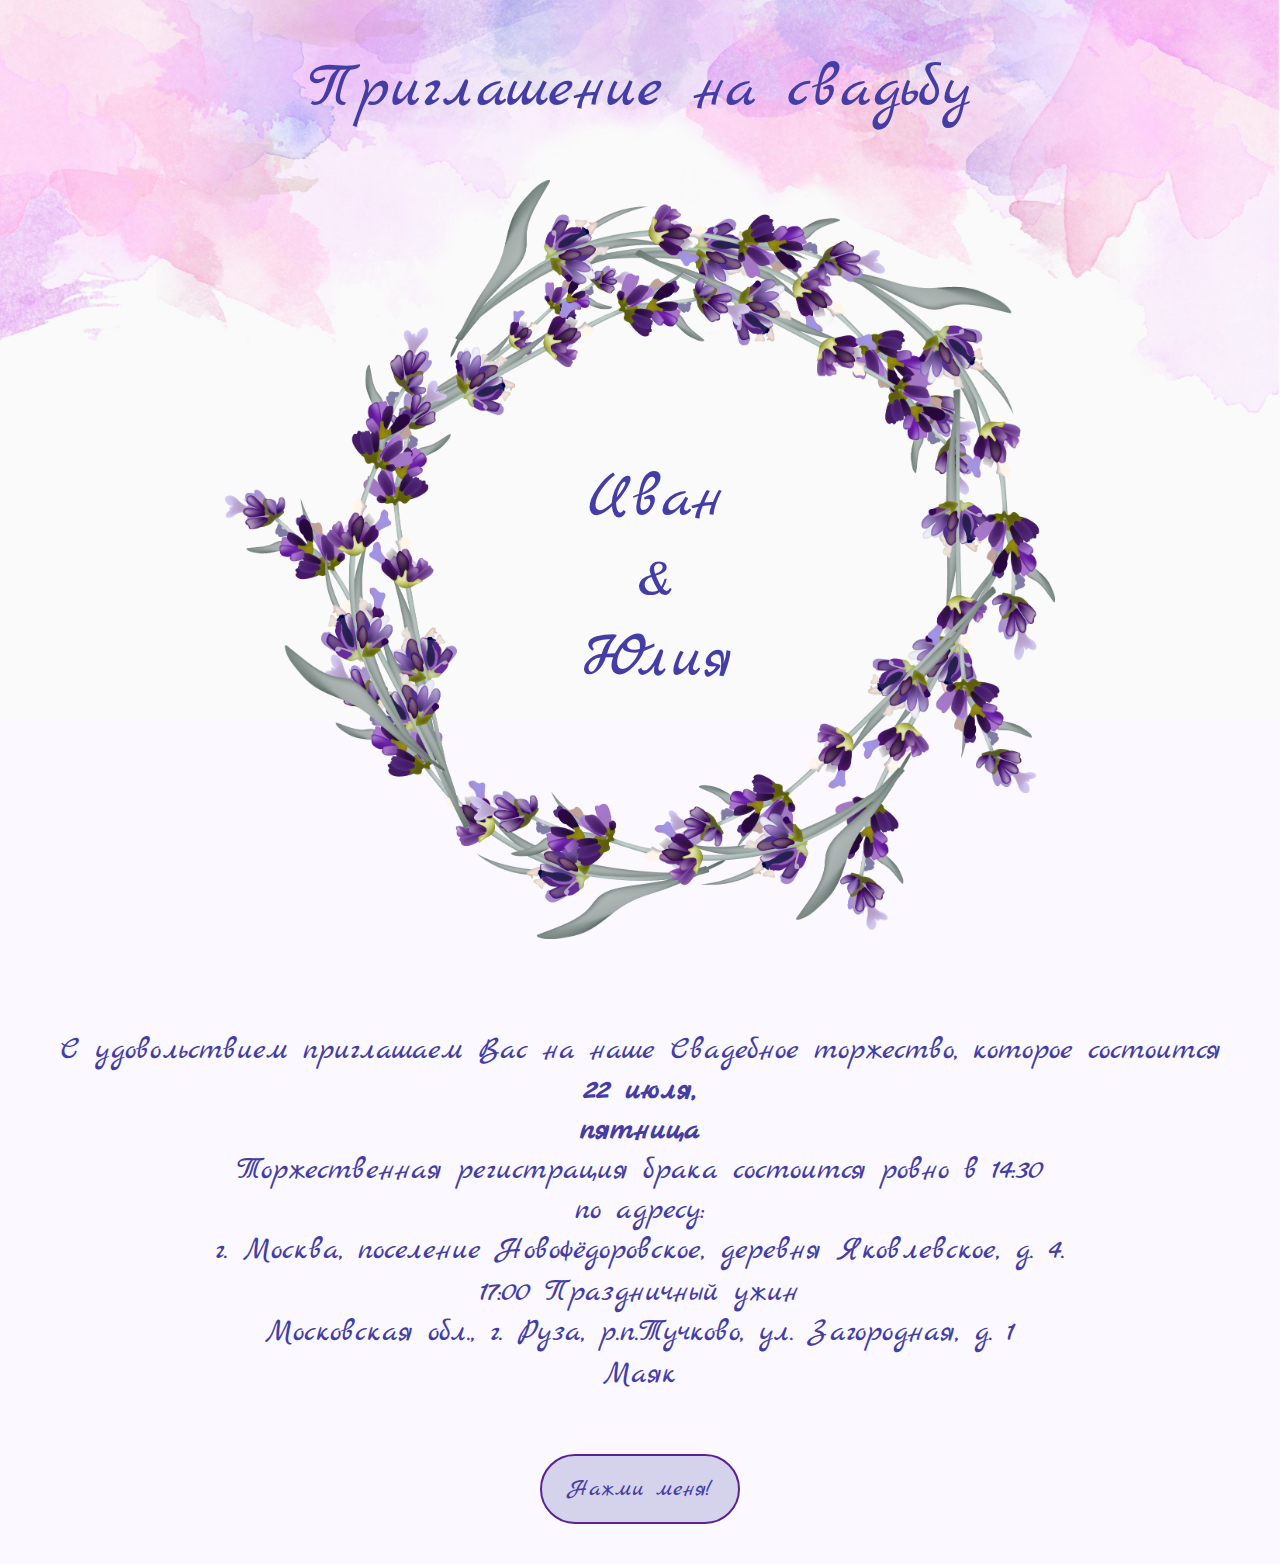
<file: index.html>
<!DOCTYPE html>
<html lang="ru">
<head>

<!-- Yandex.Metrika counter -->
<script type="text/javascript" >
   (function(m,e,t,r,i,k,a){m[i]=m[i]||function(){(m[i].a=m[i].a||[]).push(arguments)};
   m[i].l=1*new Date();k=e.createElement(t),a=e.getElementsByTagName(t)[0],k.async=1,k.src=r,a.parentNode.insertBefore(k,a)})
   (window, document, "script", "https://mc.yandex.ru/metrika/tag.js", "ym");

   ym(89261183, "init", {
        clickmap:true,
        trackLinks:true,
        accurateTrackBounce:true
   });
</script>
<noscript><div><img src="https://mc.yandex.ru/watch/89261183" style="position:absolute; left:-9999px;" alt="" /></div></noscript>
<!-- /Yandex.Metrika counter -->

    <meta charset="UTF-8">
    <meta http-equiv="X-UA-Compatible" content="IE=edge">
    <meta name="viewport" content="width=device-width, initial-scale=1.0">

    <link rel="stylesheet" href="style.css">
    <title>Dorofeevi_22_07_22</title>
</head>
<body>
    <div id = "conteiner">
    <div>
        <h1 class="zagolovok">Приглашение на свадьбу</h1>
    </div>
    <div class="imeg_one">
        <h1 class = "name">Иван</h1>
        <h1 class = "name">&</h1>
        <h1 class = "name">Юлия</h1>
    </div>

        <p>С удовольствием приглашаем Вас на наше Свадебное торжество, которое состоится</p>
        <h2>22 июля,</h2>
        <h2>пятница</h2> 
        <p>Торжественная регистрация брака состоится ровно в 14:30</p>
        <p>по адресу:</p>
        <a href="https://yandex.ru/maps/-/CCUJNHbBxB" target="_blank"><p>г. Москва, поселение Новофёдоровское, деревня Яковлевское, д. 4.</p></a>
        <p>17:00 Праздничный ужин </p>
        <a href="https://yandex.ru/maps/-/CCUJNHvZ3D" target="_blank"><p>Московская обл., г. Руза, р.п.Тучково, ул. Загородная, д. 1</p></a>
        <p>Маяк</p>
    </div>
</div>
<input onclick="openBlock();" value="Нажми меня!" type="button">
<div id = "block">
    <h2>Info</h2>
    <ul>
        <li><p>Цвет платьев - лaвандовый</p></li>
        <li><p>Ресторан находится возле реки, дорога к нему идет по лестницам,<br> обувайтесь так, что бы было удобно идти</p></li>
    </ul>
</div>

</body>
<script src="main.js"></script>
</html>
</file>
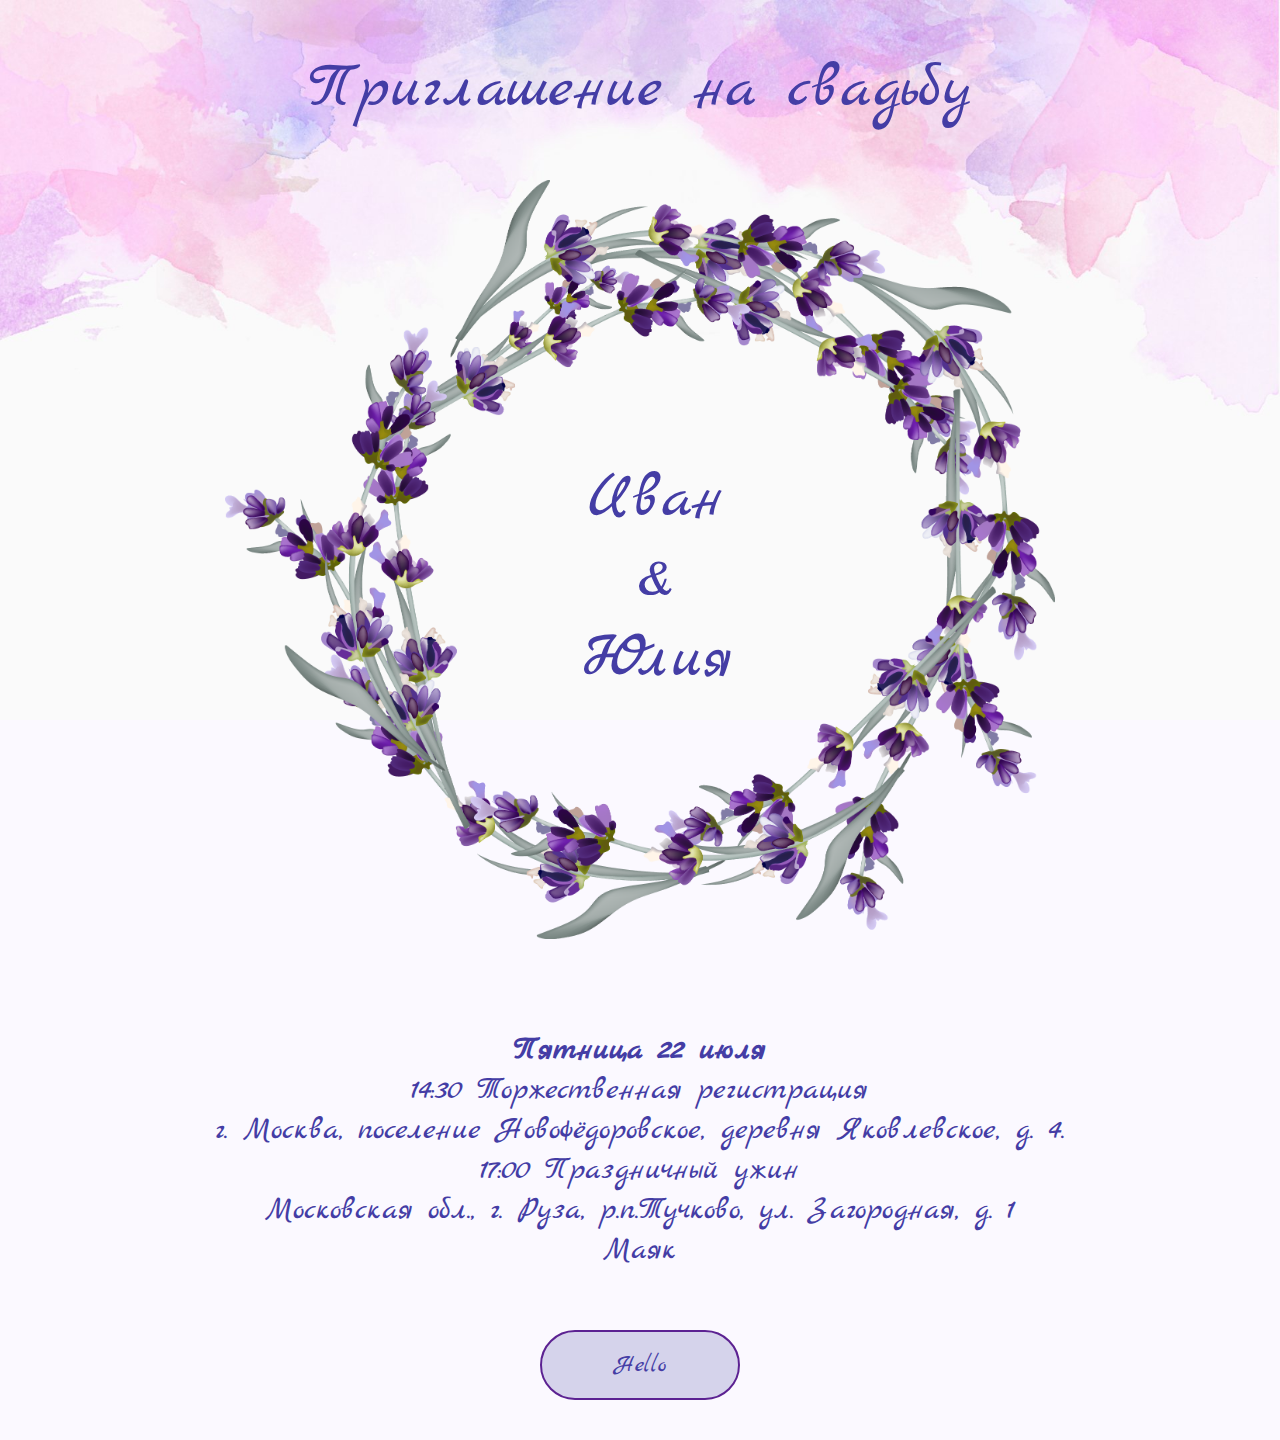
<file: main.html>
<!DOCTYPE html>
<html lang="ru">
<head>
    <meta charset="UTF-8">
    <meta http-equiv="X-UA-Compatible" content="IE=edge">
    <meta name="viewport" content="width=device-width, initial-scale=1.0">

    <link rel="stylesheet" href="style.css">
    <title>Dorofeevi_22_07_22</title>
</head>
<body>
    <div>
        <h1 class="zagolovok">Приглашение на свадьбу</h1>
    </div>
    <div class="imeg_one">
        <h1>Иван</h1>
        <h1>&</h1>
        <h1>Юлия</h1>
    </div>
    <div>
        <h2>Пятница 22 июля </h2>
        <p>14:30 Торжественная регистрация</p>
        <p>г. Москва, поселение Новофёдоровское, деревня Яковлевское, д. 4.</p>
        <p>17:00 Праздничный ужин </p>
        <p>Московская обл., г. Руза, р.п.Тучково, ул. Загородная, д. 1</p>
        <p>Маяк</p>
    </div>
<input onclick="openBlock();" value="Hello" type="button">
<div id = "block">
    <h2>Info</h2>
    <p> Цвет платьев ловандовый</p>
    <p>Ресторан находиться возле речки, дорога к нему идет по лестницам, обувайтесь так что бы дойти</p>
</div>

</body>
<script src="main.js"></script>
</html>
</file>
<file: style.css>
* {
    font-family: 'Marck Script', cursive;
    color:rgb(68, 61, 165);
    margin: 0;
    padding: 0;
    text-align: center;
}
body {
    background-color: rgb(251, 249, 255);
    background-image: url("1625168001_51-kartinkin-com-p-nezhno-fioletovii-fon-krasivie-foni-51.jpg") ;
    background-size: 100%;
    background-repeat: no-repeat;
    display: flex;
    flex-direction: column;
    align-items: center;
}
.zagolovok {
margin:50px 0 0 0;
}

 div {
    margin-bottom:50px;
    display: flex;
    align-items: center;
    flex-direction: column;
    justify-content: center
 }
 h1 {
    font-size: 4em;
    font-weight:normal;
 }
.name {
    font-size: 4em;
}
 h2{
    font-size: 2em;
 }
 p{
     font-size: 2em; 
 }
 .gest p {
    font-size: 1.7em;
 }
.imeg_one {
    height: 800px;
    width: 800px;
    background-image: url("pngwing.com.png");
    background-size: 100%;
    background-repeat: no-repeat;
    padding-left: 30px;
}
a{
    text-decoration:none;
    border-bottom: 2px dashed rgb(251, 249, 255);
}

a:hover{
    border-bottom: 2px dashed rgb(92, 34, 146);
    /* padding-bottom: 3px; */
}
#info {
    margin-bottom: 0;
}
input {
    background-color: rgb(213, 211, 235);
    border: 2px solid;
    border-color: rgb(92, 34, 146);
    width: 200px;
    height: 70px;
    font-size: 1.5em;
    border-radius: 45px;
    margin-top: 10px;
    margin-bottom: 40px;
    transition: transform .2s;
    
}


input:active {
    background-color: rgb(233, 200, 255); 
}
#block {
display: none;
}
@media screen and (min-width: 800px) {
    input:hover {
        transform: scale(1.5); 
    }
}
@media (max-width: 920px) {
    .imeg_one {
        height: 500px;
        width: 500px;
        background-size: 100%;
        background-repeat: no-repeat;
        padding-left: 30px;
    }
    a{
        border-bottom: 2px dashed rgb(92, 34, 146);
        padding-bottom: 3px;
      }
    h1 {
        font-size: 3em;
     }
    .name {
        font-size: 3em;
    }
     h2{
        font-size: 2em;
     }
     p{
         margin: 0 30px 0 30px;
         font-size: 2em;
         word-break:break-word;
     }
}

@media (max-width: 920px) {
    .zagolovok {
        margin: 80px 0 20px 0;
        }
    .imeg_one {
        height: 400px;
        width: 400px;
        background-size: 100%;
        background-repeat: no-repeat;
        padding-left: 30px;
    }
    h1 {
        font-size: 2.7em;
     }
     .name {
        font-size: 2.7em;
    }
     h2{
        font-size: 1.7em;
     }
     p{
         margin: 0 30px 0 30px;
         font-size: 1.5em;
         word-break:break-all;
     }
     input {
        border-radius: 40px;
    }
}
@media (max-width: 460px) {
    .zagolovok {
        margin: 50px 0 10px 0;
        }
    .imeg_one {
        height: 300px;
        width: 300px;
        background-size: 100%;
        background-repeat: no-repeat;
        padding-left: 30px;
    }
    h1 {
        font-size: 2.2em;
     }
     .name {
        font-size: 2.2em;
    }
     h2{
        font-size: 1.7em;
     }
     p{
         margin: 0 30px 0 30px;
         font-size: 1.5em;
         word-break:break-all;
     }
     input {
        border-radius: 35px;
    }
}
@media (max-width: 390px) {
    .zagolovok {
        margin: 50px 0 0 0;
        }
    div {
        margin-bottom:30px;
    }
    .imeg_one {
        height: 280px;
        width: 280px;
        background-size: 100%;
        background-repeat: no-repeat;
        padding-left: 20px;
    }
    h1 {
        font-size: 1.8em;
     }
     .name {
        font-size: 1.8em;
    }
     h2{
        font-size: 1.5em;
     }
     p{
         margin: 0 30px 0 30px;
         font-size: 1.3em;
         word-break:break-all;
     }
     input {
        border-radius: 35px;
    }
}

@media (max-width: 320px) {
    .zagolovok {
        margin: 35px 0 0 0;
        }
    div {
        margin-bottom:30px;
    }
    .imeg_one {
        height: 250px;
        width: 250px;
        background-size: 100%;
        background-repeat: no-repeat;
        padding-left: 15px;
    }
    h1 {
        font-size: 1.5em;
     }
     .name {
        font-size: 1.5em;
    }
    h2{
        font-size: 1.2em;
     }
    p{
         margin: 0 30px 0 30px;
         font-size: 1em;
         word-break:break-all;
     }
    input {
        border-radius: 35px;
    }
}
@media (max-width: 270px) {
    .zagolovok {
        margin: 25px 0 0 0;
        }
    div {
        margin-bottom:25px;
    }
    .imeg_one {
        height: 200px;
        width: 200px;
        background-size: 100%;
        background-repeat: no-repeat;
        padding-left: 10px;
    }
    h1 {
        font-size: 1.1em;
     }
     .name {
        font-size: 1.1em;
    }
     h2{
        font-size: 1em;
     }
     p{
         margin: 0 30px 0 30px;
         font-size: 0.8em;
         word-break:break-all;
     }
     input {
        width: 150px;
        height: 40px;
        border-radius: 20px;
        font-size: 1em;
    }
}
@font-face {
    font-family: 'Marck Script' ;
    src: url("fonts/MarckScript-Regular.ttf") format("truetype"); 
}
</file>
